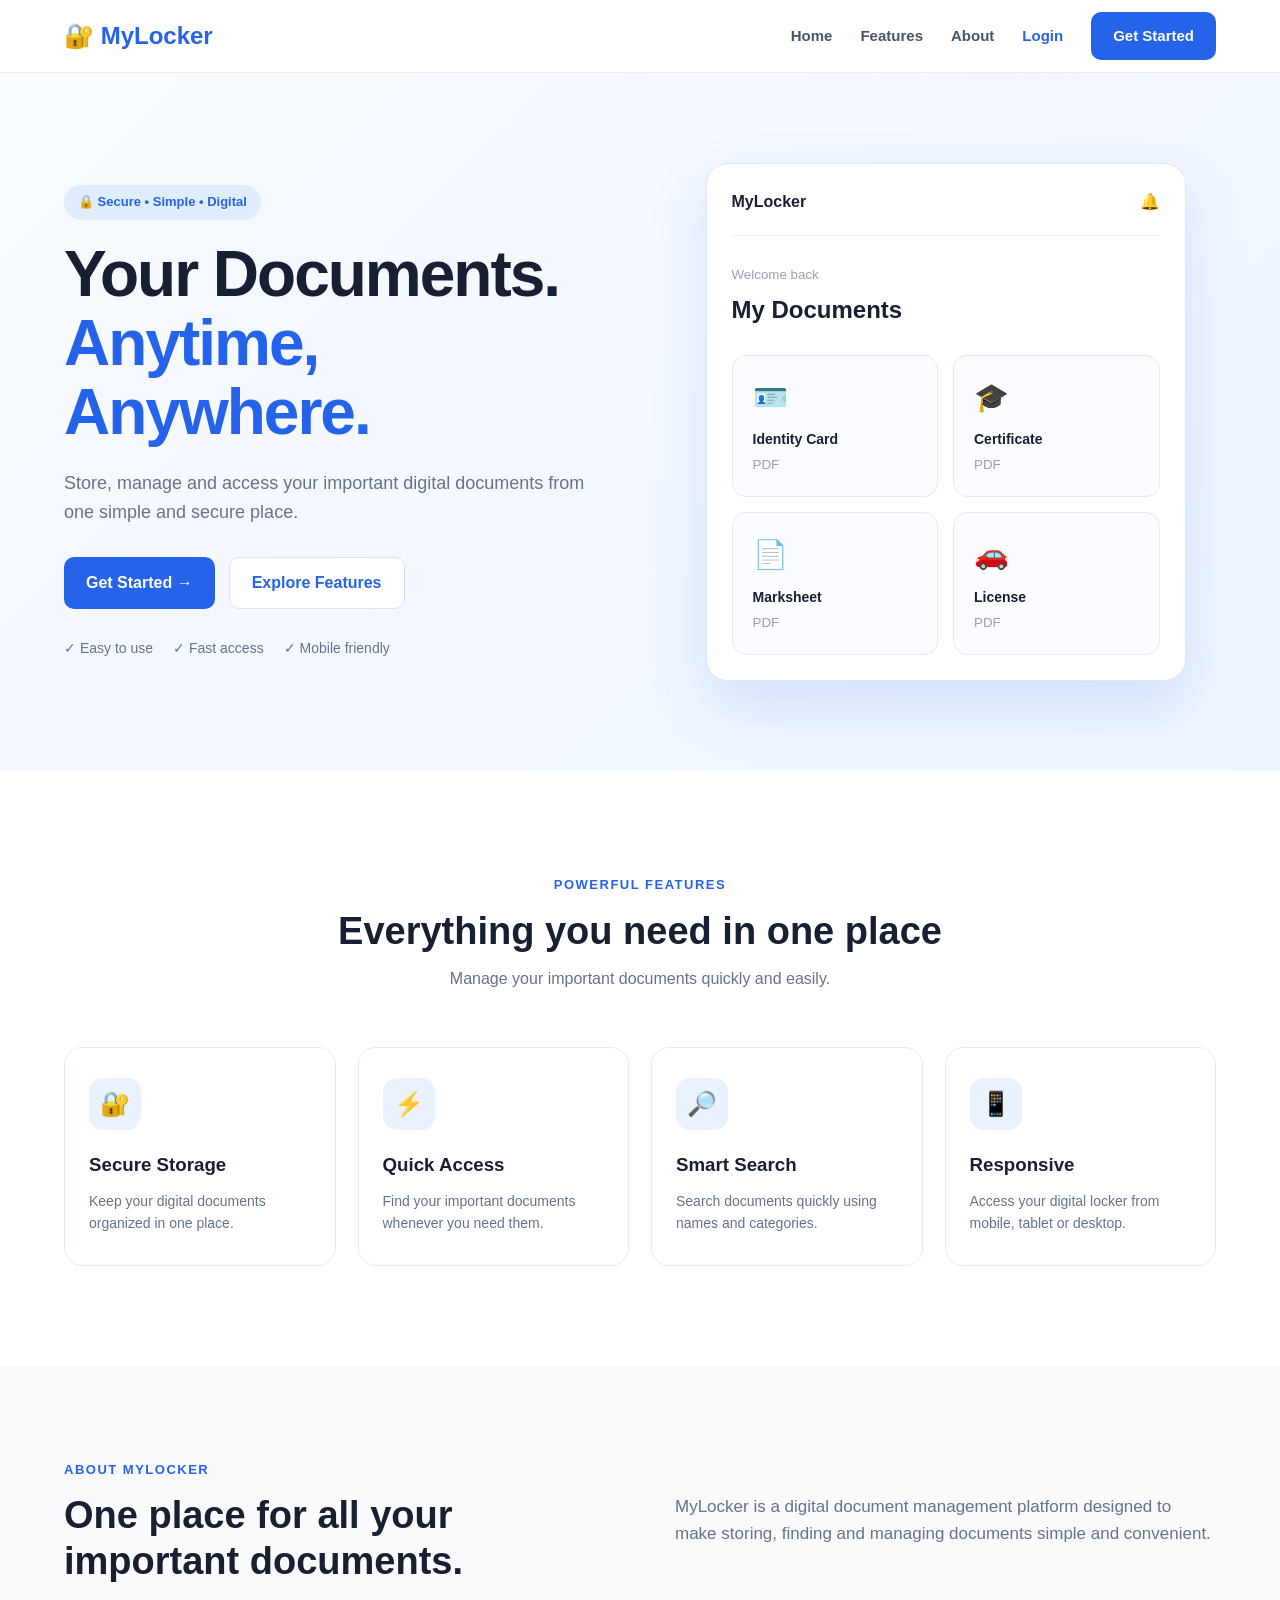
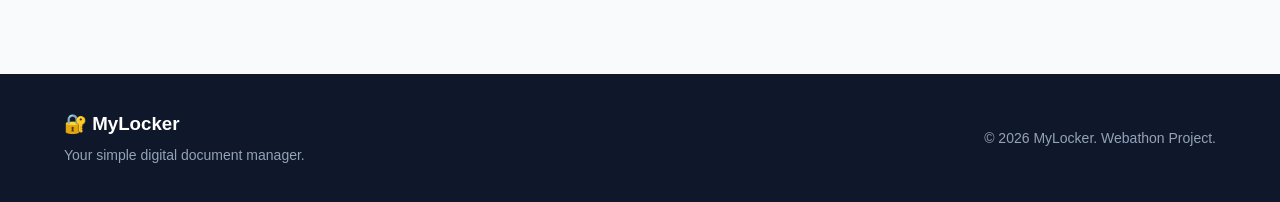
<file: index.html>
<!DOCTYPE html>
<html lang="en">
<head>
    <meta charset="UTF-8">
    <meta name="viewport" content="width=device-width, initial-scale=1.0">

    <title>MyLocker - Your Digital Documents</title>

    <link rel="stylesheet" href="style.css">
    <link rel="stylesheet" href="css/components.css">
    <link rel="stylesheet" href="css/animations.css">
    <link rel="stylesheet" href="css/responsive.css">
</head>

<body>

    <!-- Navbar -->
    <header class="navbar">
        <div class="container nav-container">

            <a href="index.html" class="logo">
                🔐 MyLocker
            </a>

            <nav class="nav-links">
                <a href="#home">Home</a>
                <a href="#features">Features</a>
                <a href="#about">About</a>
                <a href="login.html" class="nav-login">Login</a>
                <a href="register.html" class="btn btn-primary">Get Started</a>
            </nav>

        </div>
    </header>


    <!-- Hero Section -->
    <main>

        <section class="hero" id="home">

            <div class="container hero-container">

                <div class="hero-content">

                    <span class="hero-badge">
                        🔒 Secure • Simple • Digital
                    </span>

                    <h1>
                        Your Documents.
                        <span>Anytime, Anywhere.</span>
                    </h1>

                    <p>
                        Store, manage and access your important digital
                        documents from one simple and secure place.
                    </p>

                    <div class="hero-buttons">
                        <a href="register.html" class="btn btn-primary">
                            Get Started →
                        </a>

                        <a href="#features" class="btn btn-secondary">
                            Explore Features
                        </a>
                    </div>

                    <div class="hero-trust">
                        <span>✓ Easy to use</span>
                        <span>✓ Fast access</span>
                        <span>✓ Mobile friendly</span>
                    </div>

                </div>


                <!-- Dashboard Preview -->
                <div class="hero-preview">

                    <div class="preview-card">

                        <div class="preview-top">
                            <span>MyLocker</span>
                            <span>🔔</span>
                        </div>

                        <div class="preview-welcome">
                            <small>Welcome back</small>
                            <h3>My Documents</h3>
                        </div>

                        <div class="document-preview-grid">

                            <div class="document-card">
                                <span>🪪</span>
                                <strong>Identity Card</strong>
                                <small>PDF</small>
                            </div>

                            <div class="document-card">
                                <span>🎓</span>
                                <strong>Certificate</strong>
                                <small>PDF</small>
                            </div>

                            <div class="document-card">
                                <span>📄</span>
                                <strong>Marksheet</strong>
                                <small>PDF</small>
                            </div>

                            <div class="document-card">
                                <span>🚗</span>
                                <strong>License</strong>
                                <small>PDF</small>
                            </div>

                        </div>

                    </div>

                </div>

            </div>

        </section>


        <!-- Features -->
        <section class="features" id="features">

            <div class="container">

                <div class="section-heading">
                    <span>POWERFUL FEATURES</span>
                    <h2>Everything you need in one place</h2>
                    <p>
                        Manage your important documents quickly and easily.
                    </p>
                </div>


                <div class="features-grid">

                    <div class="feature-card">
                        <div class="feature-icon">🔐</div>
                        <h3>Secure Storage</h3>
                        <p>
                            Keep your digital documents organized in one place.
                        </p>
                    </div>


                    <div class="feature-card">
                        <div class="feature-icon">⚡</div>
                        <h3>Quick Access</h3>
                        <p>
                            Find your important documents whenever you need them.
                        </p>
                    </div>


                    <div class="feature-card">
                        <div class="feature-icon">🔎</div>
                        <h3>Smart Search</h3>
                        <p>
                            Search documents quickly using names and categories.
                        </p>
                    </div>


                    <div class="feature-card">
                        <div class="feature-icon">📱</div>
                        <h3>Responsive</h3>
                        <p>
                            Access your digital locker from mobile, tablet or desktop.
                        </p>
                    </div>

                </div>

            </div>

        </section>


        <!-- About -->
        <section class="about" id="about">

            <div class="container about-container">

                <div>
                    <span class="section-label">ABOUT MYLOCKER</span>

                    <h2>
                        One place for all your important documents.
                    </h2>
                </div>

                <p>
                    MyLocker is a digital document management platform
                    designed to make storing, finding and managing documents
                    simple and convenient.
                </p>

            </div>

        </section>

    </main>


    <!-- Footer -->
    <footer class="footer">

        <div class="container footer-container">

            <div>
                <h3>🔐 MyLocker</h3>
                <p>Your simple digital document manager.</p>
            </div>

            <div>
                <p>© 2026 MyLocker. Webathon Project.</p>
            </div>

        </div>

    </footer>


    <script src="script.js"></script>

</body>
</html>
</file>
<file: style.css>
/* =========================
   RESET
========================= */

* {
    margin: 0;
    padding: 0;
    box-sizing: border-box;
}

html {
    scroll-behavior: smooth;
}

body {
    font-family: Arial, Helvetica, sans-serif;
    color: #172033;
    background: #ffffff;
    line-height: 1.6;
}

a {
    text-decoration: none;
    color: inherit;
}

.container {
    width: 90%;
    max-width: 1200px;
    margin: auto;
}


/* =========================
   NAVBAR
========================= */

.navbar {
    position: sticky;
    top: 0;
    z-index: 1000;
    background: rgba(255, 255, 255, 0.95);
    border-bottom: 1px solid #e8ecf3;
}

.nav-container {
    height: 72px;
    display: flex;
    align-items: center;
    justify-content: space-between;
}

.logo {
    font-size: 24px;
    font-weight: 800;
    color: #2563eb;
}

.nav-links {
    display: flex;
    align-items: center;
    gap: 28px;
}

.nav-links a {
    font-size: 15px;
    font-weight: 600;
    color: #475569;
    transition: 0.3s;
}

.nav-links a:hover {
    color: #2563eb;
}

.nav-links .nav-login {
    color: #2563eb;
}


/* =========================
   BUTTONS
========================= */

.btn {
    display: inline-flex;
    align-items: center;
    justify-content: center;
    padding: 12px 22px;
    border-radius: 10px;
    font-weight: 700;
    border: none;
    cursor: pointer;
    transition: 0.3s ease;
}

.btn-primary {
    background: #2563eb;
    color: white !important;
}

.btn-primary:hover {
    background: #1d4ed8;
    transform: translateY(-2px);
}

.btn-secondary {
    background: white;
    color: #2563eb;
    border: 1px solid #dbe3f0;
}

.btn-secondary:hover {
    border-color: #2563eb;
    transform: translateY(-2px);
}


/* =========================
   HERO
========================= */

.hero {
    padding: 90px 0;
    background: linear-gradient(135deg, #f8fbff, #eef5ff);
}

.hero-container {
    display: grid;
    grid-template-columns: 1fr 1fr;
    align-items: center;
    gap: 70px;
}

.hero-badge {
    display: inline-block;
    padding: 7px 14px;
    margin-bottom: 20px;
    border-radius: 30px;
    background: #e0edff;
    color: #2563eb;
    font-size: 13px;
    font-weight: 700;
}

.hero h1 {
    font-size: clamp(42px, 5vw, 68px);
    line-height: 1.08;
    margin-bottom: 22px;
    letter-spacing: -2px;
}

.hero h1 span {
    display: block;
    color: #2563eb;
}

.hero-content > p {
    max-width: 560px;
    font-size: 18px;
    color: #64748b;
    margin-bottom: 30px;
}

.hero-buttons {
    display: flex;
    gap: 14px;
    flex-wrap: wrap;
}

.hero-trust {
    display: flex;
    gap: 20px;
    margin-top: 28px;
    flex-wrap: wrap;
    color: #64748b;
    font-size: 14px;
}


/* =========================
   DASHBOARD PREVIEW
========================= */

.hero-preview {
    display: flex;
    justify-content: center;
}

.preview-card {
    width: 100%;
    max-width: 480px;
    padding: 25px;
    border-radius: 22px;
    background: white;
    border: 1px solid #e2e8f0;
    box-shadow: 0 25px 60px rgba(37, 99, 235, 0.15);
}

.preview-top {
    display: flex;
    justify-content: space-between;
    padding-bottom: 20px;
    border-bottom: 1px solid #edf0f5;
    font-weight: 700;
}

.preview-welcome {
    margin: 25px 0;
}

.preview-welcome small {
    color: #94a3b8;
}

.preview-welcome h3 {
    font-size: 24px;
    margin-top: 5px;
}

.document-preview-grid {
    display: grid;
    grid-template-columns: repeat(2, 1fr);
    gap: 15px;
}

.document-card {
    padding: 20px;
    border: 1px solid #e5eaf1;
    border-radius: 14px;
    background: #fafcff;
}

.document-card span {
    display: block;
    font-size: 28px;
    margin-bottom: 8px;
}

.document-card strong {
    display: block;
    font-size: 14px;
}

.document-card small {
    color: #94a3b8;
}


/* =========================
   FEATURES
========================= */

.features {
    padding: 100px 0;
}

.section-heading {
    text-align: center;
    max-width: 650px;
    margin: 0 auto 55px;
}

.section-heading > span,
.section-label {
    color: #2563eb;
    font-size: 13px;
    font-weight: 800;
    letter-spacing: 1.5px;
}

.section-heading h2 {
    font-size: 38px;
    line-height: 1.2;
    margin: 12px 0;
}

.section-heading p {
    color: #64748b;
}

.features-grid {
    display: grid;
    grid-template-columns: repeat(4, 1fr);
    gap: 22px;
}

.feature-card {
    padding: 30px 24px;
    border: 1px solid #e5eaf1;
    border-radius: 18px;
    background: white;
    transition: 0.3s ease;
}

.feature-card:hover {
    transform: translateY(-7px);
    box-shadow: 0 15px 35px rgba(15, 23, 42, 0.08);
    border-color: #cbdaf5;
}

.feature-icon {
    width: 52px;
    height: 52px;
    display: flex;
    align-items: center;
    justify-content: center;
    margin-bottom: 20px;
    border-radius: 14px;
    background: #eaf2ff;
    font-size: 24px;
}

.feature-card h3 {
    margin-bottom: 10px;
}

.feature-card p {
    color: #64748b;
    font-size: 14px;
}


/* =========================
   ABOUT
========================= */

.about {
    padding: 90px 0;
    background: #f8fafc;
}

.about-container {
    display: grid;
    grid-template-columns: 1fr 1fr;
    gap: 70px;
    align-items: center;
}

.about h2 {
    font-size: 38px;
    line-height: 1.2;
    margin-top: 12px;
}

.about p {
    color: #64748b;
    font-size: 17px;
}


/* =========================
   FOOTER
========================= */

.footer {
    background: #0f172a;
    color: white;
    padding: 35px 0;
}

.footer-container {
    display: flex;
    justify-content: space-between;
    align-items: center;
    gap: 30px;
}

.footer h3 {
    margin-bottom: 5px;
}

.footer p {
    color: #94a3b8;
    font-size: 14px;
}


/* =========================
   MOBILE
========================= */

@media (max-width: 900px) {

    .hero-container {
        grid-template-columns: 1fr;
    }

    .features-grid {
        grid-template-columns: repeat(2, 1fr);
    }

    .about-container {
        grid-template-columns: 1fr;
    }

}

@media (max-width: 650px) {

    .nav-links a:not(.nav-login):not(.btn) {
        display: none;
    }

    .nav-links {
        gap: 10px;
    }

    .hero {
        padding: 60px 0;
    }

    .hero h1 {
        font-size: 42px;
    }

    .features {
        padding: 70px 0;
    }

    .features-grid {
        grid-template-columns: 1fr;
    }

    .document-preview-grid {
        grid-template-columns: 1fr 1fr;
    }

    .footer-container {
        flex-direction: column;
        text-align: center;
    }

}

/* =========================
   AUTH PAGES
========================= */

.auth-page {
    min-height: calc(100vh - 72px);
    display: flex;
    align-items: center;
    justify-content: center;
    padding: 50px 20px;
    background: linear-gradient(135deg, #f8fbff, #eef5ff);
}

.auth-card {
    width: 100%;
    max-width: 460px;
    padding: 35px;
    background: #ffffff;
    border: 1px solid #e2e8f0;
    border-radius: 20px;
    box-shadow: 0 20px 50px rgba(15, 23, 42, 0.08);
    animation: fadeUp 0.6s ease forwards;
}

.auth-header {
    text-align: center;
    margin-bottom: 28px;
}

.auth-icon {
    width: 60px;
    height: 60px;
    margin: 0 auto 15px;
    display: flex;
    align-items: center;
    justify-content: center;
    border-radius: 16px;
    background: #eaf2ff;
    font-size: 28px;
}

.auth-header h1 {
    font-size: 30px;
    margin-bottom: 8px;
}

.auth-header p {
    color: #64748b;
    font-size: 14px;
}

.auth-button {
    width: 100%;
    margin-top: 5px;
}

.auth-footer {
    text-align: center;
    margin-top: 22px;
    padding-top: 20px;
    border-top: 1px solid #edf0f5;
}

.auth-footer p {
    color: #64748b;
    font-size: 14px;
}

.auth-footer a {
    color: #2563eb;
    font-weight: 700;
}

.auth-footer a:hover {
    text-decoration: underline;
}


/* Mobile */

@media (max-width: 500px) {

    .auth-page {
        padding: 30px 15px;
    }

    .auth-card {
        padding: 25px 20px;
    }

    .auth-header h1 {
        font-size: 26px;
    }
}
</file>
<file: css/components.css>
/* =========================
   COMPONENTS
========================= */

/* Card */

.card {
    background: #ffffff;
    border: 1px solid #e5eaf1;
    border-radius: 16px;
    padding: 24px;
}


/* Input */

.input-group {
    margin-bottom: 18px;
}

.input-group label {
    display: block;
    margin-bottom: 7px;
    font-size: 14px;
    font-weight: 700;
    color: #334155;
}

.input,
input,
select,
textarea {
    width: 100%;
    padding: 12px 14px;
    border: 1px solid #dbe2ea;
    border-radius: 10px;
    outline: none;
    font-size: 15px;
    background: #ffffff;
    color: #172033;
    transition: 0.2s ease;
}

.input:focus,
input:focus,
select:focus,
textarea:focus {
    border-color: #2563eb;
    box-shadow: 0 0 0 3px rgba(37, 99, 235, 0.10);
}


/* Status */

.status {
    padding: 12px 15px;
    border-radius: 10px;
    font-size: 14px;
    margin-bottom: 15px;
}

.status-success {
    background: #ecfdf5;
    color: #047857;
}

.status-error {
    background: #fef2f2;
    color: #b91c1c;
}

.status-warning {
    background: #fffbeb;
    color: #b45309;
}


/* Badge */

.badge {
    display: inline-block;
    padding: 5px 10px;
    border-radius: 20px;
    font-size: 12px;
    font-weight: 700;
    background: #eaf2ff;
    color: #2563eb;
}


/* Document item */

.document-item {
    display: flex;
    align-items: center;
    justify-content: space-between;
    gap: 15px;
    padding: 16px;
    border: 1px solid #e5eaf1;
    border-radius: 12px;
    background: #ffffff;
    transition: 0.2s ease;
}

.document-item:hover {
    border-color: #bfd2f5;
    transform: translateY(-2px);
}

.document-info {
    display: flex;
    align-items: center;
    gap: 14px;
}

.document-icon {
    width: 44px;
    height: 44px;
    display: flex;
    align-items: center;
    justify-content: center;
    border-radius: 10px;
    background: #eaf2ff;
    font-size: 21px;
}


/* Empty state */

.empty-state {
    text-align: center;
    padding: 50px 20px;
    color: #64748b;
}

.empty-state-icon {
    font-size: 45px;
    margin-bottom: 15px;
}


/* Modal */

.modal-overlay {
    position: fixed;
    inset: 0;
    z-index: 2000;
    display: none;
    align-items: center;
    justify-content: center;
    padding: 20px;
    background: rgba(15, 23, 42, 0.55);
}

.modal-overlay.active {
    display: flex;
}

.modal {
    width: 100%;
    max-width: 500px;
    background: #ffffff;
    border-radius: 18px;
    padding: 25px;
    box-shadow: 0 25px 60px rgba(15, 23, 42, 0.2);
}

.modal-header {
    display: flex;
    justify-content: space-between;
    align-items: center;
    margin-bottom: 20px;
}

.modal-close {
    border: none;
    background: transparent;
    font-size: 24px;
    cursor: pointer;
    color: #64748b;
}


/* Toast */

.toast {
    position: fixed;
    right: 25px;
    bottom: 25px;
    z-index: 3000;
    min-width: 280px;
    padding: 15px 18px;
    border-radius: 12px;
    background: #0f172a;
    color: white;
    box-shadow: 0 15px 35px rgba(15, 23, 42, 0.2);
    transform: translateY(120px);
    opacity: 0;
    transition: 0.3s ease;
}

.toast.show {
    transform: translateY(0);
    opacity: 1;
}


/* Loader */

.loader {
    width: 38px;
    height: 38px;
    margin: auto;
    border: 4px solid #e2e8f0;
    border-top-color: #2563eb;
    border-radius: 50%;
    animation: spin 0.8s linear infinite;
}
</file>
<file: css/animations.css>
/* =========================
   ANIMATIONS
========================= */

@keyframes fadeIn {
    from {
        opacity: 0;
        transform: translateY(15px);
    }

    to {
        opacity: 1;
        transform: translateY(0);
    }
}


@keyframes fadeUp {
    from {
        opacity: 0;
        transform: translateY(25px);
    }

    to {
        opacity: 1;
        transform: translateY(0);
    }
}


@keyframes spin {
    from {
        transform: rotate(0deg);
    }

    to {
        transform: rotate(360deg);
    }
}


@keyframes pulse {
    0% {
        transform: scale(1);
    }

    50% {
        transform: scale(1.04);
    }

    100% {
        transform: scale(1);
    }
}


/* Hero animation */

.hero-content {
    animation: fadeUp 0.7s ease forwards;
}

.hero-preview {
    animation: fadeIn 0.8s ease forwards;
}


/* Feature animation */

.feature-card {
    animation: fadeUp 0.6s ease forwards;
}


/* Button effect */

.btn {
    transition:
        transform 0.2s ease,
        box-shadow 0.2s ease,
        background 0.2s ease;
}


/* Preview floating effect */

.preview-card {
    animation: pulse 4s ease-in-out infinite;
}


/* Accessibility */

@media (prefers-reduced-motion: reduce) {

    *,
    *::before,
    *::after {
        animation-duration: 0.01ms !important;
        animation-iteration-count: 1 !important;
        scroll-behavior: auto !important;
        transition-duration: 0.01ms !important;
    }

}
</file>
<file: css/responsive.css>
/* =========================
   TABLET
========================= */

@media (max-width: 900px) {

    .container {
        width: 92%;
    }

    .hero-container {
        grid-template-columns: 1fr;
        gap: 45px;
    }

    .hero-content {
        text-align: center;
    }

    .hero-content > p {
        margin-left: auto;
        margin-right: auto;
    }

    .hero-buttons,
    .hero-trust {
        justify-content: center;
    }

    .features-grid {
        grid-template-columns: repeat(2, 1fr);
    }

    .about-container {
        grid-template-columns: 1fr;
        gap: 30px;
    }
}


/* =========================
   MOBILE
========================= */

@media (max-width: 650px) {

    .nav-container {
        height: 65px;
    }

    .logo {
        font-size: 20px;
    }

    .nav-links {
        gap: 8px;
    }

    .nav-links > a:not(.nav-login):not(.btn) {
        display: none;
    }

    .nav-login {
        font-size: 14px !important;
    }

    .nav-links .btn {
        padding: 9px 14px;
        font-size: 13px;
    }


    /* Hero */

    .hero {
        padding: 60px 0;
    }

    .hero h1 {
        font-size: 40px;
        letter-spacing: -1px;
    }

    .hero-content > p {
        font-size: 16px;
    }

    .hero-buttons {
        flex-direction: column;
    }

    .hero-buttons .btn {
        width: 100%;
    }

    .hero-trust {
        flex-direction: column;
        gap: 8px;
    }


    /* Preview */

    .preview-card {
        padding: 18px;
    }

    .document-preview-grid {
        grid-template-columns: 1fr 1fr;
        gap: 10px;
    }

    .document-card {
        padding: 15px;
    }


    /* Features */

    .features {
        padding: 70px 0;
    }

    .section-heading h2 {
        font-size: 30px;
    }

    .features-grid {
        grid-template-columns: 1fr;
    }


    /* About */

    .about {
        padding: 70px 0;
    }

    .about h2 {
        font-size: 30px;
    }


    /* Footer */

    .footer-container {
        flex-direction: column;
        text-align: center;
    }
}


/* =========================
   SMALL MOBILE
========================= */

@media (max-width: 400px) {

    .hero h1 {
        font-size: 34px;
    }

    .document-preview-grid {
        grid-template-columns: 1fr;
    }

    .hero-badge {
        font-size: 11px;
    }
}
</file>
